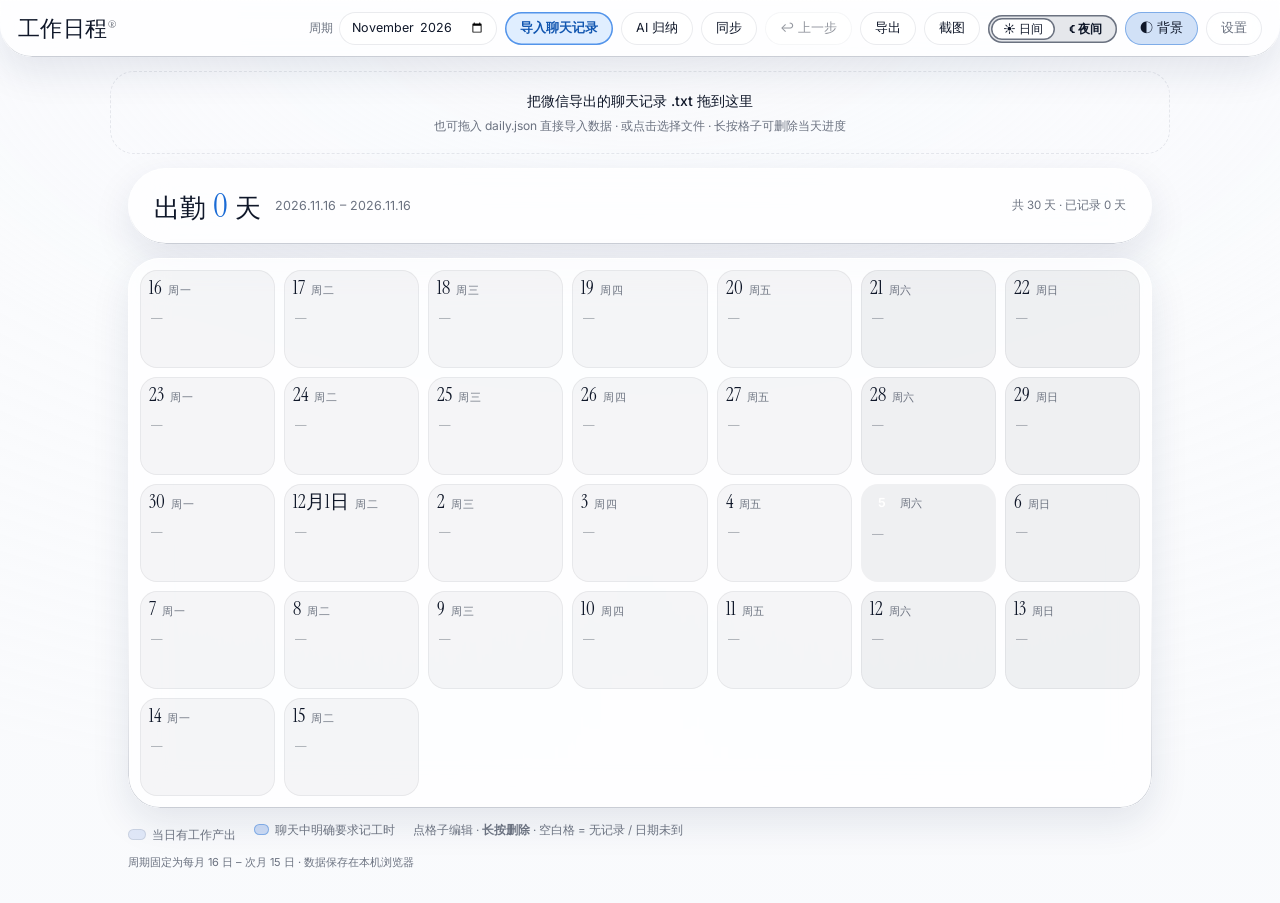
<file: index.html>
<!DOCTYPE html>
<html lang="zh-CN" data-theme="light">
<head>
<meta charset="utf-8">
<meta name="viewport" content="width=device-width,initial-scale=1,viewport-fit=cover">
<meta name="apple-mobile-web-app-capable" content="yes">
<meta name="apple-mobile-web-app-title" content="工作日历">
<meta name="theme-color" content="#f7f9fc">
<link rel="manifest" href="manifest.webmanifest">
<link rel="icon" href="icon.svg">
<link rel="preconnect" href="https://fonts.googleapis.com">
<link rel="preconnect" href="https://fonts.gstatic.com" crossorigin>
<title>工作日程日历</title>
<link rel="stylesheet" href="style.css?v=15">
</head>
<body>

<video id="bgvideo" autoplay loop muted playsinline preload="auto"
  poster="data:image/svg+xml,%3Csvg xmlns='http://www.w3.org/2000/svg'/%3E">
  <source src="https://d8j0ntlcm91z4.cloudfront.net/user_38xzZboKViGWJOttwIXH07lWA1P/hf_20260314_131748_f2ca2a28-fed7-44c8-b9a9-bd9acdd5ec31.mp4" type="video/mp4">
</video>
<div id="veil"></div>

<header class="topbar liquid-glass">
  <div class="brand">工作日程<sup>®</sup></div>
  <div class="tools">
    <label class="fld">周期
      <input type="month" id="monthPick">
    </label>
    <button id="btnDrop" class="btn primary">导入聊天记录</button>
    <button id="btnAI" class="btn">AI 归纳</button>
    <button id="btnSync" class="btn">同步</button>
    <button id="btnUndo" class="btn" title="退回上一步（Ctrl/⌘ + Z）">↩ 上一步</button>
    <button id="btnExport" class="btn">导出</button>
    <button id="btnShot" class="btn" title="把日历导出成图片">截图</button>
    <div class="seg" id="themeSeg" title="日间 / 夜间">
      <button class="segbtn" data-theme="light">☀ 日间</button>
      <button class="segbtn" data-theme="dark">☾ 夜间</button>
    </div>
    <button id="btnVideo" class="btn" title="动态背景开关">◐ 背景</button>
    <button id="btnSettings" class="btn ghost">设置</button>
  </div>
</header>

<div class="dropzone" id="dropzone">
  <strong>把微信导出的聊天记录 .txt 拖到这里</strong>
  <span>也可拖入 daily.json 直接导入数据 · 或点击选择文件 · 长按格子可删除当天进度</span>
  <input type="file" id="fileInput" accept=".txt,.json,text/plain,application/json" hidden>
</div>

<main class="wrap">
  <div class="statbar liquid-glass animate-fade-rise">
    <span class="big">出勤 <em id="statWork">0</em> 天</span>
    <span class="rng" id="statRange"></span>
    <span class="sub" id="statSub"></span>
  </div>

  <div id="grid" class="grid liquid-glass animate-fade-rise-delay"></div>

  <div class="legend animate-fade-rise-delay-2">
    <span><i class="chip ev"></i>当日有工作产出</span>
    <span><i class="chip star"></i>聊天中明确要求记工时</span>
    <span>点格子编辑 · <b>长按删除</b> · 空白格 = 无记录 / 日期未到</span>
  </div>
  <div class="foot">
    <span>周期固定为每月 16 日 – 次月 15 日 · 数据保存在本机浏览器</span>
    <span id="syncState"></span>
  </div>
</main>

<!-- 编辑单日 -->
<div class="modal" id="editor">
  <div class="sheet liquid-glass">
    <h3 id="edTitle">编辑</h3>
    <label class="row"><span>当日事项（≤20 字）</span>
      <input type="text" id="edText" maxlength="40" placeholder="做了什么，不写人名"></label>
    <label class="row inline"><input type="checkbox" id="edWork"> 记工时</label>
    <label class="row"><span>备注</span>
      <input type="text" id="edNote" placeholder="如：晚 7–10 点值守"></label>
    <div class="rawbox" id="edRaw"></div>
    <div class="acts split">
      <button class="btn danger" id="edDel">删除这天</button>
      <span>
        <button class="btn ghost" id="edCancel">取消</button>
        <button class="btn primary" id="edSave">保存</button>
      </span>
    </div>
  </div>
</div>

<!-- 长按删除确认 -->
<div class="modal" id="delcfm">
  <div class="sheet liquid-glass">
    <div class="dtitle" id="dcTitle">删除这天？</div>
    <div class="dbody">这一天的进度会从日历里移除
      <span class="dval" id="dcVal"></span>
    </div>
    <div class="acts">
      <button class="btn pop" id="dcNo">取消</button>
      <button class="btn pop" id="dcYes">删除</button>
    </div>
  </div>
</div>

<!-- 解析预览 -->
<div class="modal" id="preview">
  <div class="sheet wide liquid-glass">
    <h3>聊天记录解析结果</h3>
    <p class="hint" id="pvMeta"></p>
    <div class="pvlist" id="pvList"></div>
    <div class="acts">
      <button class="btn ghost" id="pvCancel">取消</button>
      <button class="btn" id="pvGuess">用规则粗填</button>
      <button class="btn primary" id="pvApply">填入日历</button>
    </div>
  </div>
</div>

<!-- 设置 -->
<div class="modal" id="settings">
  <div class="sheet liquid-glass">
    <h3>设置</h3>
    <label class="row"><span>我的昵称（用于识别"我做了什么"，留空自动判断）</span>
      <input type="text" id="setMe" placeholder="如：纸盒"></label>
    <hr>
    <label class="row"><span>AI 接口地址（OpenAI 兼容）</span>
      <input type="text" id="setApi" placeholder="https://api.deepseek.com/v1/chat/completions"></label>
    <label class="row"><span>模型</span>
      <input type="text" id="setModel" placeholder="deepseek-chat"></label>
    <label class="row"><span>API Key（只存在本机）</span>
      <input type="password" id="setKey" placeholder="sk-..."></label>
    <hr>
    <label class="row"><span>同步地址（daily.json 的 raw 链接）</span>
      <input type="text" id="setSync" placeholder="https://raw.githubusercontent.com/.../data/daily.json"></label>
    <p class="tip">默认已指向 GitHub raw。WorkBuddy 更新并 push 后，点顶栏「同步」即可拉到最新；
      网页这边的改动请用「导出」拿到 daily.json，交回 WorkBuddy push。</p>
    <div class="acts">
      <button class="btn ghost" id="setClear">清空本周期</button>
      <button class="btn primary" id="setSave">保存</button>
    </div>
  </div>
</div>

<div class="toast liquid-glass" id="toast"></div>

<script src="app.js?v=15"></script>
</body>
</html>
</file>
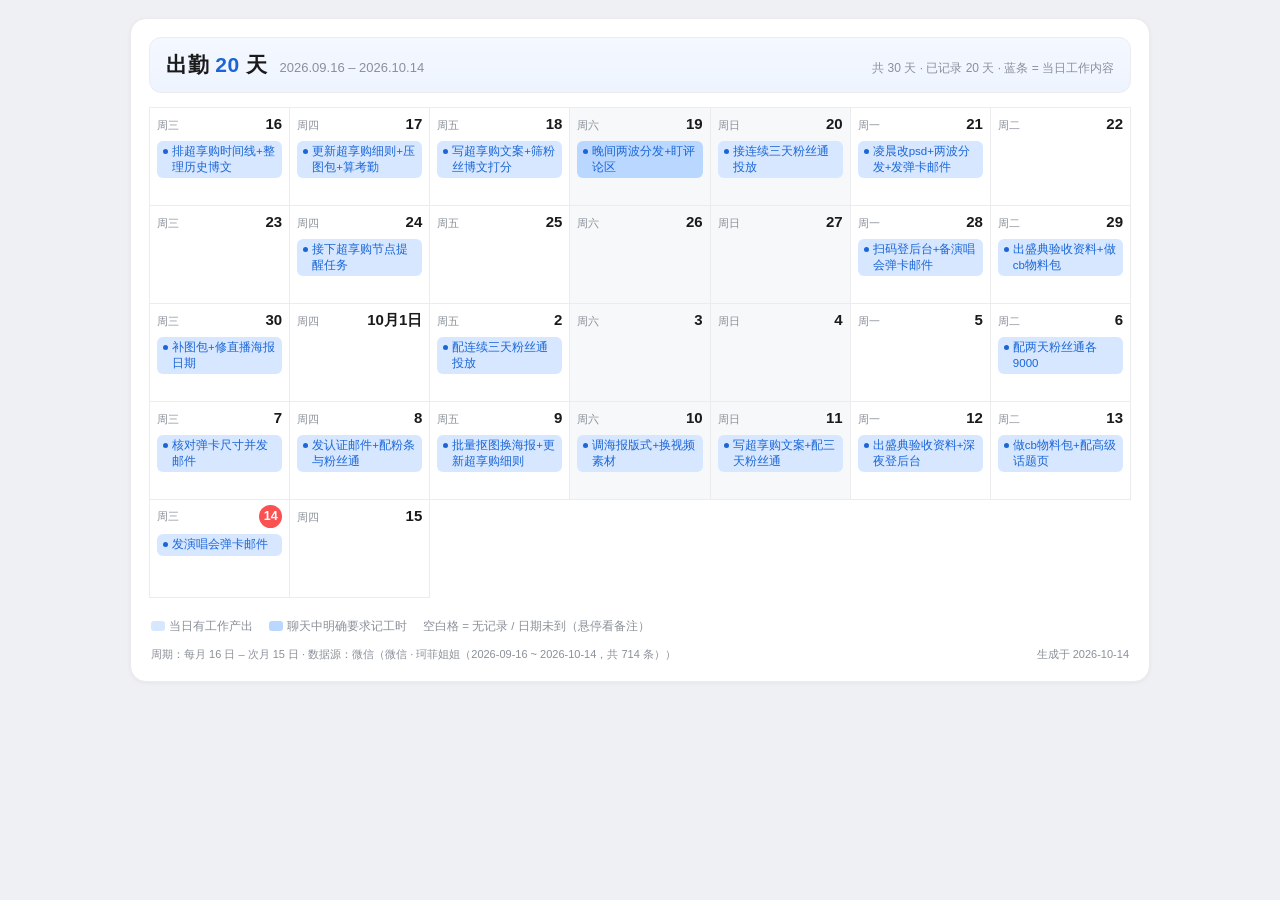
<file: output/index.html>
<!DOCTYPE html>
<html lang="zh-CN"><head><meta charset="utf-8">
<meta name="viewport" content="width=device-width,initial-scale=1">
<meta name="apple-mobile-web-app-capable" content="yes">
<meta name="apple-mobile-web-app-status-bar-style" content="default">
<meta name="theme-color" content="#ffffff">
<link rel="manifest" href="manifest.webmanifest">
<title>2026.09.16 – 2026.10.15 工作日历</title>
<style>
  :root{
    --bg:#eef0f3; --card:#ffffff; --line:#ececef; --ink:#1a1a1a;
    --muted:#8a9099;
    --ev-bg:#d6e7ff; --ev-ink:#1b66d6; --star-bg:#b9d7ff;
    --red:#fa5151;
  }
  *{box-sizing:border-box}
  html,body{margin:0;padding:0}
  body{padding:18px 12px;background:var(--bg);color:var(--ink);
    font:14px/1.45 -apple-system,"PingFang SC","Microsoft YaHei","Segoe UI",sans-serif;}
  .wrap{max-width:1020px;margin:0 auto;background:var(--card);border:1px solid var(--line);
    border-radius:16px;padding:18px 18px 12px;box-shadow:0 1px 4px rgba(16,22,26,.05);}

  /* 第一行：出勤天数 */
  .statbar{display:flex;align-items:baseline;gap:12px;flex-wrap:wrap;
    border:1px solid var(--line);border-radius:12px;padding:12px 16px;margin-bottom:14px;
    background:linear-gradient(180deg,#f4f8ff,#eef4ff);}
  .statbar .big{font-size:21px;font-weight:700;letter-spacing:.5px}
  .statbar .big em{font-style:normal;color:var(--ev-ink)}
  .statbar .rng{color:var(--muted);font-size:13px}
  .statbar .sub{margin-left:auto;color:var(--muted);font-size:12px}

  table{width:100%;border-collapse:collapse;table-layout:fixed}
  td.cell{border:1px solid var(--line);vertical-align:top;height:98px;
    padding:5px 7px;background:#fff;overflow:hidden}
  td.cell.we{background:#f7f8fa}
  td.void{border:none;background:transparent}
  .dhead{display:flex;justify-content:space-between;align-items:baseline;gap:4px}
  .wd{font-size:10.5px;color:var(--muted);font-weight:500}
  .dnum{font-size:15px;font-weight:600;color:var(--ink)}
  .dnum.today-num{display:inline-block;width:23px;height:23px;line-height:23px;
    text-align:center;border-radius:50%;background:var(--red);color:#fff;font-size:12.5px}
  .ev{position:relative;margin-top:6px;background:var(--ev-bg);color:var(--ev-ink);
    border-radius:6px;padding:3px 6px 3px 15px;font-size:11.5px;line-height:1.35;word-break:break-word}
  .ev::before{content:'';position:absolute;left:6px;top:8px;width:5px;height:5px;
    border-radius:50%;background:var(--ev-ink)}
  .ev.star{background:var(--star-bg)}

  .legend{margin-top:12px;padding:8px 2px 2px;color:var(--muted);font-size:11.5px;
    display:flex;gap:16px;flex-wrap:wrap;align-items:center}
  .chip{display:inline-block;width:14px;height:10px;border-radius:3px;vertical-align:-1px;margin-right:4px}
  .foot{margin-top:6px;padding:4px 2px 6px;color:var(--muted);font-size:11px;
    display:flex;justify-content:space-between;flex-wrap:wrap;gap:6px}

  @media (max-width:640px){
    body{padding:10px 6px}
    .wrap{padding:12px 10px 8px;border-radius:12px}
    .statbar{padding:10px 12px}
    .statbar .big{font-size:19px}
    td.cell{height:84px;padding:4px 4px}
    .dnum{font-size:13px}
    .wd{font-size:9px}
    .ev{font-size:9.5px;padding:2px 3px 2px 11px;line-height:1.3}
    .ev::before{left:4px;top:7px;width:4px;height:4px}
    .legend{font-size:10.5px;gap:10px}
  }
  @media print{ body{background:#fff;padding:0} .wrap{border:none;box-shadow:none} }
</style></head>
<body><div class="wrap">

  <div class="statbar">
    <span class="big">出勤 <em>20</em> 天</span>
    <span class="rng">2026.09.16 – 2026.10.14</span>
    <span class="sub">共 30 天 · 已记录 20 天 · 蓝条 = 当日工作内容</span>
  </div>

  <table><tbody><tr><td class="cell" title="传音频到网盘、改psd内文字"><div class="dhead"><span class="wd">周三</span><span class="dnum">16</span></div><div class="ev">排超享购时间线+整理历史博文</div></td><td class="cell" title="核算考勤总天数22天"><div class="dhead"><span class="wd">周四</span><span class="dnum">17</span></div><div class="ev">更新超享购细则+压图包+算考勤</div></td><td class="cell" title="核对长图信息并提供邮箱账号"><div class="dhead"><span class="wd">周五</span><span class="dnum">18</span></div><div class="ev">写超享购文案+筛粉丝博文打分</div></td><td class="cell we" title="★记工时：「今天记得记考勤天数」"><div class="dhead"><span class="wd">周六</span><span class="dnum">19</span></div><div class="ev star">晚间两波分发+盯评论区</div></td><td class="cell we" title="晚间接单，次日开始执行"><div class="dhead"><span class="wd">周日</span><span class="dnum">20</span></div><div class="ev">接连续三天粉丝通投放</div></td><td class="cell" title="改大尺寸psd、核对弹卡尺寸并打包zip"><div class="dhead"><span class="wd">周一</span><span class="dnum">21</span></div><div class="ev">凌晨改psd+两波分发+发弹卡邮件</div></td><td class="cell"><div class="dhead"><span class="wd">周二</span><span class="dnum">22</span></div></td></tr><tr><td class="cell"><div class="dhead"><span class="wd">周三</span><span class="dnum">23</span></div></td><td class="cell" title="后续截止与名单反馈需提前提醒"><div class="dhead"><span class="wd">周四</span><span class="dnum">24</span></div><div class="ev">接下超享购节点提醒任务</div></td><td class="cell"><div class="dhead"><span class="wd">周五</span><span class="dnum">25</span></div></td><td class="cell we"><div class="dhead"><span class="wd">周六</span><span class="dnum">26</span></div></td><td class="cell we"><div class="dhead"><span class="wd">周日</span><span class="dnum">27</span></div></td><td class="cell" title="查询手机号可绑定微博数量"><div class="dhead"><span class="wd">周一</span><span class="dnum">28</span></div><div class="ev">扫码登后台+备演唱会弹卡邮件</div></td><td class="cell" title="另改直播视窗尺寸psd至凌晨"><div class="dhead"><span class="wd">周二</span><span class="dnum">29</span></div><div class="ev">出盛典验收资料+做cb物料包</div></td></tr><tr><td class="cell" title="海报数字被转形状，手动拼接修改"><div class="dhead"><span class="wd">周三</span><span class="dnum">30</span></div><div class="ev">补图包+修直播海报日期</div></td><td class="cell"><div class="dhead"><span class="wd">周四</span><span class="dnum">10月1日</span></div></td><td class="cell"><div class="dhead"><span class="wd">周五</span><span class="dnum">2</span></div><div class="ev">配连续三天粉丝通投放</div></td><td class="cell we"><div class="dhead"><span class="wd">周六</span><span class="dnum">3</span></div></td><td class="cell we"><div class="dhead"><span class="wd">周日</span><span class="dnum">4</span></div></td><td class="cell"><div class="dhead"><span class="wd">周一</span><span class="dnum">5</span></div></td><td class="cell"><div class="dhead"><span class="wd">周二</span><span class="dnum">6</span></div><div class="ev">配两天粉丝通各9000</div></td></tr><tr><td class="cell" title="10月11日上线"><div class="dhead"><span class="wd">周三</span><span class="dnum">7</span></div><div class="ev">核对弹卡尺寸并发邮件</div></td><td class="cell" title="认证邮件已发送并跟踪回复"><div class="dhead"><span class="wd">周四</span><span class="dnum">8</span></div><div class="ev">发认证邮件+配粉条与粉丝通</div></td><td class="cell" title="剧综+OST两类共十余张"><div class="dhead"><span class="wd">周五</span><span class="dnum">9</span></div><div class="ev">批量抠图换海报+更新超享购细则</div></td><td class="cell we" title="同步10月仅周二可线下"><div class="dhead"><span class="wd">周六</span><span class="dnum">10</span></div><div class="ev">调海报版式+换视频素材</div></td><td class="cell we" title="文案待次日工作室发出"><div class="dhead"><span class="wd">周日</span><span class="dnum">11</span></div><div class="ev">写超享购文案+配三天粉丝通</div></td><td class="cell" title="扫码登录反复失败，次日继续"><div class="dhead"><span class="wd">周一</span><span class="dnum">12</span></div><div class="ev">出盛典验收资料+深夜登后台</div></td><td class="cell" title="补视频短链与动图，置顶微博"><div class="dhead"><span class="wd">周二</span><span class="dnum">13</span></div><div class="ev">做cb物料包+配高级话题页</div></td></tr><tr><td class="cell today" title="深圳站弹卡10月16日17:00上线"><div class="dhead"><span class="wd">周三</span><span class="dnum today-num">14</span></div><div class="ev">发演唱会弹卡邮件</div></td><td class="cell" title="日期未到"><div class="dhead"><span class="wd">周四</span><span class="dnum">15</span></div></td><td class="void"></td><td class="void"></td><td class="void"></td><td class="void"></td><td class="void"></td></tr></tbody></table>

  <div class="legend">
    <span><span class="chip" style="background:var(--ev-bg)"></span>当日有工作产出</span>
    <span><span class="chip" style="background:var(--star-bg)"></span>聊天中明确要求记工时</span>
    <span>空白格 = 无记录 / 日期未到（悬停看备注）</span>
  </div>
  <div class="foot"><span>周期：每月 16 日 – 次月 15 日 · 数据源：微信（微信 · 珂菲姐姐（2026-09-16 ~ 2026-10-14，共 714 条））</span><span>生成于 2026-10-14</span></div>
</div>
<script>
if ('serviceWorker' in navigator) {
  navigator.serviceWorker.register('sw.js').catch(function(){});
}
</script>
</body></html>
</file>
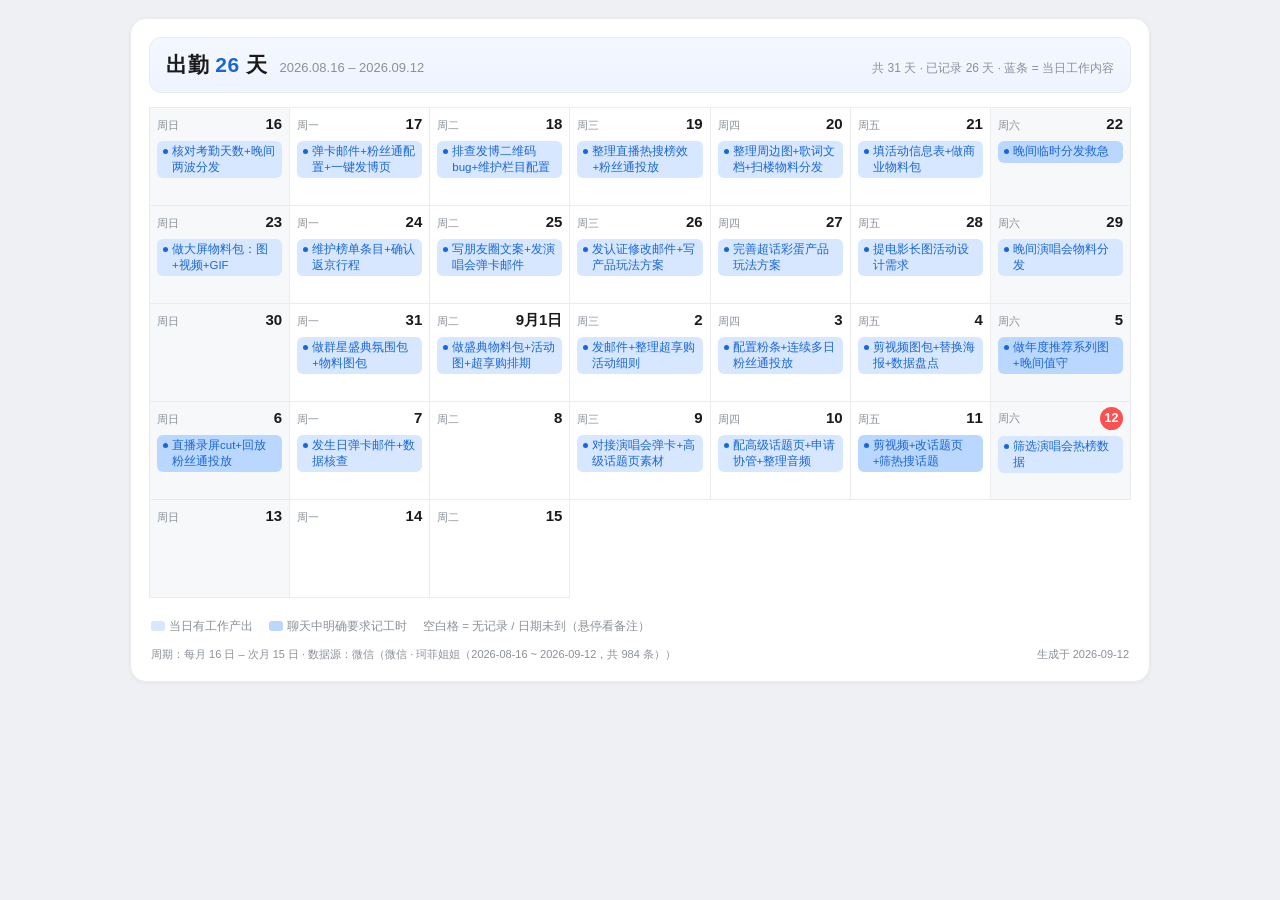
<file: output/calendar_2026-08-16_2026-09-15.html>
<!DOCTYPE html>
<html lang="zh-CN"><head><meta charset="utf-8">
<meta name="viewport" content="width=device-width,initial-scale=1">
<meta name="apple-mobile-web-app-capable" content="yes">
<meta name="apple-mobile-web-app-status-bar-style" content="default">
<meta name="theme-color" content="#ffffff">
<link rel="manifest" href="manifest.webmanifest">
<title>2026.08.16 – 2026.09.15 工作日历</title>
<style>
  :root{
    --bg:#eef0f3; --card:#ffffff; --line:#ececef; --ink:#1a1a1a;
    --muted:#8a9099;
    --ev-bg:#d6e7ff; --ev-ink:#1b66d6; --star-bg:#b9d7ff;
    --red:#fa5151;
  }
  *{box-sizing:border-box}
  html,body{margin:0;padding:0}
  body{padding:18px 12px;background:var(--bg);color:var(--ink);
    font:14px/1.45 -apple-system,"PingFang SC","Microsoft YaHei","Segoe UI",sans-serif;}
  .wrap{max-width:1020px;margin:0 auto;background:var(--card);border:1px solid var(--line);
    border-radius:16px;padding:18px 18px 12px;box-shadow:0 1px 4px rgba(16,22,26,.05);}

  /* 第一行：出勤天数 */
  .statbar{display:flex;align-items:baseline;gap:12px;flex-wrap:wrap;
    border:1px solid var(--line);border-radius:12px;padding:12px 16px;margin-bottom:14px;
    background:linear-gradient(180deg,#f4f8ff,#eef4ff);}
  .statbar .big{font-size:21px;font-weight:700;letter-spacing:.5px}
  .statbar .big em{font-style:normal;color:var(--ev-ink)}
  .statbar .rng{color:var(--muted);font-size:13px}
  .statbar .sub{margin-left:auto;color:var(--muted);font-size:12px}

  table{width:100%;border-collapse:collapse;table-layout:fixed}
  td.cell{border:1px solid var(--line);vertical-align:top;height:98px;
    padding:5px 7px;background:#fff;overflow:hidden}
  td.cell.we{background:#f7f8fa}
  td.void{border:none;background:transparent}
  .dhead{display:flex;justify-content:space-between;align-items:baseline;gap:4px}
  .wd{font-size:10.5px;color:var(--muted);font-weight:500}
  .dnum{font-size:15px;font-weight:600;color:var(--ink)}
  .dnum.today-num{display:inline-block;width:23px;height:23px;line-height:23px;
    text-align:center;border-radius:50%;background:var(--red);color:#fff;font-size:12.5px}
  .ev{position:relative;margin-top:6px;background:var(--ev-bg);color:var(--ev-ink);
    border-radius:6px;padding:3px 6px 3px 15px;font-size:11.5px;line-height:1.35;word-break:break-word}
  .ev::before{content:'';position:absolute;left:6px;top:8px;width:5px;height:5px;
    border-radius:50%;background:var(--ev-ink)}
  .ev.star{background:var(--star-bg)}

  .legend{margin-top:12px;padding:8px 2px 2px;color:var(--muted);font-size:11.5px;
    display:flex;gap:16px;flex-wrap:wrap;align-items:center}
  .chip{display:inline-block;width:14px;height:10px;border-radius:3px;vertical-align:-1px;margin-right:4px}
  .foot{margin-top:6px;padding:4px 2px 6px;color:var(--muted);font-size:11px;
    display:flex;justify-content:space-between;flex-wrap:wrap;gap:6px}

  @media (max-width:640px){
    body{padding:10px 6px}
    .wrap{padding:12px 10px 8px;border-radius:12px}
    .statbar{padding:10px 12px}
    .statbar .big{font-size:19px}
    td.cell{height:84px;padding:4px 4px}
    .dnum{font-size:13px}
    .wd{font-size:9px}
    .ev{font-size:9.5px;padding:2px 3px 2px 11px;line-height:1.3}
    .ev::before{left:4px;top:7px;width:4px;height:4px}
    .legend{font-size:10.5px;gap:10px}
  }
  @media print{ body{background:#fff;padding:0} .wrap{border:none;box-shadow:none} }
</style></head>
<body><div class="wrap">

  <div class="statbar">
    <span class="big">出勤 <em>26</em> 天</span>
    <span class="rng">2026.08.16 – 2026.09.12</span>
    <span class="sub">共 31 天 · 已记录 26 天 · 蓝条 = 当日工作内容</span>
  </div>

  <table><tbody><tr><td class="cell we" title="核算上月至本月考勤共10天"><div class="dhead"><span class="wd">周日</span><span class="dnum">16</span></div><div class="ev">核对考勤天数+晚间两波分发</div></td><td class="cell"><div class="dhead"><span class="wd">周一</span><span class="dnum">17</span></div><div class="ev">弹卡邮件+粉丝通配置+一键发博页</div></td><td class="cell"><div class="dhead"><span class="wd">周二</span><span class="dnum">18</span></div><div class="ev">排查发博二维码bug+维护栏目配置</div></td><td class="cell" title="科目三通过"><div class="dhead"><span class="wd">周三</span><span class="dnum">19</span></div><div class="ev">整理直播热搜榜效+粉丝通投放</div></td><td class="cell"><div class="dhead"><span class="wd">周四</span><span class="dnum">20</span></div><div class="ev">整理周边图+歌词文档+扫楼物料分发</div></td><td class="cell" title="物料未官宣，保密"><div class="dhead"><span class="wd">周五</span><span class="dnum">21</span></div><div class="ev">填活动信息表+做商业物料包</div></td><td class="cell we" title="★记工时：晚8点后随时待命，明确要求记录工作时长"><div class="dhead"><span class="wd">周六</span><span class="dnum">22</span></div><div class="ev star">晚间临时分发救急</div></td></tr><tr><td class="cell we"><div class="dhead"><span class="wd">周日</span><span class="dnum">23</span></div><div class="ev">做大屏物料包：图+视频+GIF</div></td><td class="cell" title="告知周四回京周五上班"><div class="dhead"><span class="wd">周一</span><span class="dnum">24</span></div><div class="ev">维护榜单条目+确认返京行程</div></td><td class="cell"><div class="dhead"><span class="wd">周二</span><span class="dnum">25</span></div><div class="ev">写朋友圈文案+发演唱会弹卡邮件</div></td><td class="cell"><div class="dhead"><span class="wd">周三</span><span class="dnum">26</span></div><div class="ev">发认证修改邮件+写产品玩法方案</div></td><td class="cell"><div class="dhead"><span class="wd">周四</span><span class="dnum">27</span></div><div class="ev">完善超话彩蛋产品玩法方案</div></td><td class="cell"><div class="dhead"><span class="wd">周五</span><span class="dnum">28</span></div><div class="ev">提电影长图活动设计需求</div></td><td class="cell we" title="周末加班"><div class="dhead"><span class="wd">周六</span><span class="dnum">29</span></div><div class="ev">晚间演唱会物料分发</div></td></tr><tr><td class="cell we"><div class="dhead"><span class="wd">周日</span><span class="dnum">30</span></div></td><td class="cell" title="凌晨0:24起连轴分发，做三组图包"><div class="dhead"><span class="wd">周一</span><span class="dnum">31</span></div><div class="ev">做群星盛典氛围包+物料图包</div></td><td class="cell" title="发烧仍在线工作"><div class="dhead"><span class="wd">周二</span><span class="dnum">9月1日</span></div><div class="ev">做盛典物料包+活动图+超享购排期</div></td><td class="cell"><div class="dhead"><span class="wd">周三</span><span class="dnum">2</span></div><div class="ev">发邮件+整理超享购活动细则</div></td><td class="cell"><div class="dhead"><span class="wd">周四</span><span class="dnum">3</span></div><div class="ev">配置粉条+连续多日粉丝通投放</div></td><td class="cell" title="发烧居家办公，回公司取电脑"><div class="dhead"><span class="wd">周五</span><span class="dnum">4</span></div><div class="ev">剪视频图包+替换海报+数据盘点</div></td><td class="cell we" title="★记工时：明确晚7点—10点值守分发"><div class="dhead"><span class="wd">周六</span><span class="dnum">5</span></div><div class="ev star">做年度推荐系列图+晚间值守</div></td></tr><tr><td class="cell we" title="★记工时：明确「周末记得算上工作日」"><div class="dhead"><span class="wd">周日</span><span class="dnum">6</span></div><div class="ev star">直播录屏cut+回放粉丝通投放</div></td><td class="cell"><div class="dhead"><span class="wd">周一</span><span class="dnum">7</span></div><div class="ev">发生日弹卡邮件+数据核查</div></td><td class="cell"><div class="dhead"><span class="wd">周二</span><span class="dnum">8</span></div></td><td class="cell"><div class="dhead"><span class="wd">周三</span><span class="dnum">9</span></div><div class="ev">对接演唱会弹卡+高级话题页素材</div></td><td class="cell" title="提交下周在岗时间表"><div class="dhead"><span class="wd">周四</span><span class="dnum">10</span></div><div class="ev">配高级话题页+申请协管+整理音频</div></td><td class="cell" title="★记工时：「记得工作天数」"><div class="dhead"><span class="wd">周五</span><span class="dnum">11</span></div><div class="ev star">剪视频+改话题页+筛热搜话题</div></td><td class="cell we today" title="凌晨仍在处理数据"><div class="dhead"><span class="wd">周六</span><span class="dnum today-num">12</span></div><div class="ev">筛选演唱会热榜数据</div></td></tr><tr><td class="cell we" title="日期未到"><div class="dhead"><span class="wd">周日</span><span class="dnum">13</span></div></td><td class="cell" title="日期未到"><div class="dhead"><span class="wd">周一</span><span class="dnum">14</span></div></td><td class="cell" title="日期未到"><div class="dhead"><span class="wd">周二</span><span class="dnum">15</span></div></td><td class="void"></td><td class="void"></td><td class="void"></td><td class="void"></td></tr></tbody></table>

  <div class="legend">
    <span><span class="chip" style="background:var(--ev-bg)"></span>当日有工作产出</span>
    <span><span class="chip" style="background:var(--star-bg)"></span>聊天中明确要求记工时</span>
    <span>空白格 = 无记录 / 日期未到（悬停看备注）</span>
  </div>
  <div class="foot"><span>周期：每月 16 日 – 次月 15 日 · 数据源：微信（微信 · 珂菲姐姐（2026-08-16 ~ 2026-09-12，共 984 条））</span><span>生成于 2026-09-12</span></div>
</div>
<script>
if ('serviceWorker' in navigator) {
  navigator.serviceWorker.register('sw.js').catch(function(){});
}
</script>
</body></html>
</file>
<file: style.css>
@import url('https://fonts.googleapis.com/css2?family=Instrument+Serif:ital@0;1&family=Inter:wght@400;500;600&display=swap');

/* ============ 主题变量（深色为默认） ============ */
:root{
  --bg:201 100% 13%;
  --fg:0 0% 100%;
  --muted:240 4% 66%;
  --line:0 0% 18%;

  --glass:rgba(255,255,255,.055);
  --glass-hi:rgba(255,255,255,.10);
  --stroke:rgba(255,255,255,.14);
  --shadow:0 18px 50px rgba(0,0,0,.45);

  --ev-bg:rgba(120,175,255,.20);
  --ev-ink:#cfe2ff;
  --star-bg:rgba(120,175,255,.36);
  --red:#ff6b6b;
  --pri:214 100% 75%;

  --r-xl:32px; --r-lg:24px; --r-md:17px; --r-sm:11px;
  --font-display:'Instrument Serif','Times New Roman',serif;
  --font-body:'Inter',-apple-system,BlinkMacSystemFont,'PingFang SC','Microsoft YaHei','Segoe UI',sans-serif;
  --video-op:.30;
}
[data-theme="light"]{
  --bg:220 40% 98.4%;
  --fg:222 47% 11%;
  --muted:220 9% 46%;
  --line:220 13% 88%;

  --glass:rgba(255,255,255,.72);
  --glass-hi:rgba(255,255,255,.95);
  --stroke:rgba(16,32,64,.085);
  --shadow:0 14px 38px rgba(24,44,80,.10);

  --ev-bg:rgba(46,110,220,.12);
  --ev-ink:#14509f;
  --star-bg:rgba(46,110,220,.22);
  --red:#e0413f;
  --pri:214 78% 47%;
  --video-op:.08;
}
/* 浅色主题下视频只留一点点水汽，保证整页干净 */
[data-theme="light"] #veil{
  background:radial-gradient(120% 90% at 50% 0%,hsl(var(--bg) / .55) 0%,hsl(var(--bg) / .90) 55%,hsl(var(--bg)) 100%);
}

*{box-sizing:border-box}
html,body{margin:0;padding:0}
body{
  background:hsl(var(--bg));
  color:hsl(var(--fg));
  font:14px/1.5 var(--font-body);
  -webkit-font-smoothing:antialiased;
  padding-bottom:32px;
  min-height:100vh;
}
::selection{background:hsl(var(--pri) / .35)}

/* ============ 视频背景 ============ */
#bgvideo{position:fixed;inset:0;width:100%;height:100%;object-fit:cover;z-index:0;
  opacity:var(--video-op);pointer-events:none;
  filter:saturate(120%) contrast(105%)}
body.novideo #bgvideo{display:none}
#veil{position:fixed;inset:0;z-index:0;pointer-events:none;
  background:radial-gradient(120% 90% at 50% 0%,hsl(var(--bg) / .18) 0%,hsl(var(--bg) / .82) 62%,hsl(var(--bg)) 100%)}
body.novideo #veil{background:none}

.wrap, .topbar, .dropzone, .modal, .toast{position:relative;z-index:2}

/* ============ 水滴毛玻璃 ============ */
.liquid-glass{
  background:var(--glass);
  backdrop-filter:blur(18px) saturate(150%);
  -webkit-backdrop-filter:blur(18px) saturate(150%);
  border:none;
  box-shadow:inset 0 1px 1px rgba(255,255,255,.12), var(--shadow);
  position:relative;
  overflow:hidden;
}
.liquid-glass::before{
  content:'';position:absolute;inset:0;border-radius:inherit;padding:1.4px;
  background:linear-gradient(180deg,
    rgba(255,255,255,.45) 0%, rgba(255,255,255,.15) 20%,
    rgba(255,255,255,0) 40%, rgba(255,255,255,0) 60%,
    rgba(255,255,255,.15) 80%, rgba(255,255,255,.45) 100%);
  -webkit-mask:linear-gradient(#fff 0 0) content-box, linear-gradient(#fff 0 0);
  -webkit-mask-composite:xor; mask-composite:exclude;
  pointer-events:none;
}
[data-theme="light"] .liquid-glass::before{
  background:linear-gradient(180deg,
    rgba(255,255,255,.95) 0%, rgba(255,255,255,.55) 22%,
    rgba(255,255,255,0) 45%, rgba(255,255,255,0) 60%,
    rgba(16,32,64,.10) 82%, rgba(16,32,64,.22) 100%);
}

/* ============ 顶栏 ============ */
.topbar{position:sticky;top:0;z-index:20;display:flex;align-items:center;gap:12px;
  flex-wrap:wrap;padding:12px 18px;margin:0 0 14px;
  border-radius:0 0 var(--r-xl) var(--r-xl)}
.brand{font-family:var(--font-display);font-size:22px;letter-spacing:.4px;font-weight:400}
.brand sup{font-size:10px;vertical-align:super;opacity:.7}
.tools{margin-left:auto;display:flex;align-items:center;gap:8px;flex-wrap:wrap}
.fld{font-size:11.5px;color:hsl(var(--muted));display:flex;align-items:center;gap:6px}
.fld input{border:none;background:var(--glass-hi);color:hsl(var(--fg));
  border-radius:999px;padding:6px 12px;font:inherit;font-size:12.5px;
  box-shadow:inset 0 0 0 1px var(--stroke)}
.fld input:focus{outline:none;box-shadow:inset 0 0 0 1px hsl(var(--pri))}
input[type=month]::-webkit-calendar-picker-indicator{filter:invert(1) opacity(.6)}
[data-theme="light"] input[type=month]::-webkit-calendar-picker-indicator{filter:none}

.btn{border:none;background:var(--glass-hi);color:hsl(var(--fg));
  box-shadow:inset 0 0 0 1px var(--stroke);
  border-radius:999px;padding:7px 15px;font:inherit;font-size:12.5px;
  cursor:pointer;transition:transform .18s ease,background .18s ease,box-shadow .18s ease;
  backdrop-filter:blur(10px);-webkit-backdrop-filter:blur(10px)}
.btn:hover{background:hsl(var(--pri) / .22);transform:scale(1.03)}
.btn:active{transform:scale(.98)}
.btn.primary{background:hsl(214 100% 94%);color:hsl(214 82% 38%);font-weight:600;
  box-shadow:inset 0 0 0 1.5px hsl(214 78% 62%)}
.btn.primary:hover{background:hsl(214 100% 88%)}
[data-theme="dark"] .btn.primary{background:hsl(var(--pri) / .22);color:hsl(var(--pri));
  box-shadow:inset 0 0 0 1.5px hsl(var(--pri) / .50)}
[data-theme="dark"] .btn.primary:hover{background:hsl(var(--pri) / .32)}
.btn.ghost{background:transparent;color:hsl(var(--muted))}
.btn.icon{padding:7px 11px;font-size:14px;line-height:1}
/* 分段控件：日间 / 夜间 二选一（浅色主题下也要黑字+灰框，清晰可见） */
.seg{display:inline-flex;gap:2px;padding:3px;border-radius:999px;
  background:hsl(220 14% 91%);
  box-shadow:inset 0 0 0 1.5px hsl(var(--muted))}
.segbtn{border:none;background:transparent;color:hsl(var(--fg));
  font:inherit;font-size:12px;line-height:1;padding:5px 12px;border-radius:999px;
  cursor:pointer;transition:background .18s ease,color .18s ease;white-space:nowrap;
  font-weight:600}
.segbtn:hover{background:hsl(220 14% 84%)}
.segbtn.on{background:hsl(var(--pri));color:#fff;font-weight:500}
/* 浅色主题：选中态 = 白色胶囊 + 灰边框 + 黑字（用户指定） */
[data-theme="light"] .segbtn.on{background:hsl(0 0% 100%);color:hsl(var(--fg));
  box-shadow:inset 0 0 0 1.5px hsl(var(--muted))}
[data-theme="dark"] .seg{background:hsl(var(--fg) / .10);
  box-shadow:inset 0 0 0 1.5px hsl(var(--fg) / .30)}
[data-theme="dark"] .segbtn{color:hsl(var(--fg))}
[data-theme="dark"] .segbtn:hover{background:hsl(var(--fg) / .14)}
[data-theme="dark"] .segbtn.on{color:#08111f}
.btn.on{background:hsl(var(--pri) / .20);color:hsl(var(--fg));
  box-shadow:inset 0 0 0 1px hsl(var(--pri) / .45)}
.btn:disabled{opacity:.45;cursor:not-allowed;transform:none}

/* ============ 拖放区 ============ */
.dropzone{margin:0 auto 14px;max-width:1060px;padding:18px;border-radius:var(--r-lg);
  text-align:center;color:hsl(var(--muted));cursor:pointer;
  border:1.5px dashed var(--stroke);transition:.2s}
.dropzone:hover,.dropzone.over{border-color:hsl(var(--pri));color:hsl(var(--fg));
  background:hsl(var(--pri) / .10)}
.dropzone strong{display:block;font-size:14px;margin-bottom:3px;color:hsl(var(--fg));font-weight:500}
.dropzone span{font-size:12px}

/* ============ 主体 ============ */
.wrap{max-width:1060px;margin:0 auto;padding:0 18px}

.statbar{display:flex;align-items:center;gap:14px;flex-wrap:wrap;
  border-radius:999px;padding:14px 26px;margin-bottom:14px}
.statbar .big{font-family:var(--font-display);font-size:26px;letter-spacing:.3px}
.statbar .big em{font-style:normal;color:hsl(var(--pri));font-size:32px;padding:0 2px}
.statbar .rng{color:hsl(var(--muted));font-size:12.5px}
.statbar .sub{margin-left:auto;color:hsl(var(--muted));font-size:11.5px}

.grid{border-radius:var(--r-xl);padding:12px;display:flex;flex-direction:column;gap:9px}
.week{display:grid;grid-template-columns:repeat(7,1fr);gap:9px}
.cell{border-radius:var(--r-md);min-height:98px;padding:7px 9px;cursor:pointer;
  position:relative;transition:transform .16s ease,background .16s ease,box-shadow .16s ease;
  background:hsl(var(--fg) / .035);box-shadow:inset 0 0 0 1px hsl(var(--fg) / .06)}
.cell:hover{background:hsl(var(--fg) / .075);transform:translateY(-2px)}
.cell.we{background:hsl(var(--fg) / .06)}
.cell.void{background:transparent;box-shadow:none;cursor:default;min-height:0;padding:0}
.cell.void:hover{transform:none}
.cell.pressing{transform:scale(.93);background:hsl(var(--red) / .18)}
/* 有内容的格子：底保持素净（蓝色只留给 .ev 工作内容条，用户指定） */
.cell.filled{background:none;box-shadow:none}
.cell.todaybox{box-shadow:inset 0 0 0 1.6px hsl(var(--red) / .85)}

.dhead{display:flex;justify-content:flex-start;align-items:baseline;gap:6px;padding-right:22px}
.wd{font-size:10.5px;color:hsl(var(--muted));letter-spacing:.5px;white-space:nowrap}
.dnum{font-family:var(--font-display);font-size:19px;line-height:1.15}
.dnum.today{display:inline-block;min-width:24px;height:24px;line-height:24px;text-align:center;
  border-radius:999px;background:hsl(var(--red));color:#fff;font-family:var(--font-body);
  font-size:12.5px;font-weight:600;padding:0 5px}

.ev{margin-top:7px;background:var(--ev-bg);color:var(--ev-ink);
  border-radius:999px;padding:4px 9px;font-size:11.5px;line-height:1.4;
  word-break:break-word;box-shadow:inset 0 0 0 1px hsl(var(--fg) / .07)}
.ev.star{background:var(--star-bg);box-shadow:inset 0 0 0 1px hsl(var(--pri) / .40)}
.ev.empty{background:transparent;color:hsl(var(--muted) / .55);box-shadow:none;padding:4px 2px}

/* 删除小叉：默认就可见（触摸设备没有 hover），悬停时加亮 */
.delx{position:absolute;top:4px;right:5px;min-width:20px;height:20px;line-height:19px;
  text-align:center;border-radius:999px;font-size:14px;color:hsl(var(--muted));
  background:hsl(var(--fg) / .09);box-shadow:inset 0 0 0 1px var(--stroke);
  opacity:.55;transition:opacity .15s ease,background .15s ease,color .15s ease}
.cell:hover .delx{opacity:1}
.delx:hover{opacity:1;background:hsl(var(--red) / .90);color:#fff;box-shadow:none}
/* 无悬停能力的设备（手机 / 平板）常亮 */
@media (hover:none){ .delx{opacity:.85} }

.legend{margin-top:14px;display:flex;gap:18px;flex-wrap:wrap;color:hsl(var(--muted));font-size:11.5px}
.chip{display:inline-block;width:15px;height:11px;border-radius:999px;vertical-align:-1px;margin-right:6px}
.chip.ev{background:var(--ev-bg);box-shadow:inset 0 0 0 1px hsl(var(--fg) / .10)}
.chip.star{background:var(--star-bg);box-shadow:inset 0 0 0 1px hsl(var(--pri) / .40)}
.foot{margin-top:10px;display:flex;justify-content:space-between;flex-wrap:wrap;gap:8px;
  color:hsl(var(--muted));font-size:11px}

/* ============ 弹窗 ============ */
.modal{position:fixed;inset:0;background:hsl(var(--bg) / .55);
  backdrop-filter:blur(6px);-webkit-backdrop-filter:blur(6px);
  display:none;align-items:center;justify-content:center;z-index:60;padding:16px}
.modal.show{display:flex}
.sheet{border-radius:var(--r-xl);padding:22px 24px;width:100%;max-width:430px;
  max-height:86vh;overflow:auto}
.sheet.wide{max-width:740px}
.sheet h3{margin:0 0 14px;font-family:var(--font-display);font-size:22px;font-weight:400}
.sheet hr{border:none;border-top:1px solid var(--stroke);margin:16px 0}
.row{display:block;margin-bottom:13px;font-size:12px;color:hsl(var(--muted))}
.row.inline{display:flex;align-items:center;gap:9px;color:hsl(var(--fg));font-size:13px}
.row.inline input{width:16px;height:16px;accent-color:hsl(var(--pri))}
.row input[type=text],.row input[type=password]{display:block;width:100%;margin-top:6px;
  border:none;background:var(--glass-hi);color:hsl(var(--fg));
  box-shadow:inset 0 0 0 1px var(--stroke);
  border-radius:var(--r-sm);padding:9px 12px;font:inherit;font-size:13px}
.row input:focus{outline:none;box-shadow:inset 0 0 0 1.4px hsl(var(--pri))}
.hint{color:hsl(var(--muted));font-size:12px;margin:0 0 12px}
.tip{color:hsl(var(--muted));font-size:11px;margin:-6px 0 12px;line-height:1.6}
.rawbox{margin:10px 0;padding:10px 12px;border-radius:var(--r-sm);
  background:hsl(var(--fg) / .05);font-size:11.5px;color:hsl(var(--muted));
  max-height:150px;overflow:auto;white-space:pre-wrap}
.pvlist{max-height:52vh;overflow:auto;border-radius:var(--r-sm);
  box-shadow:inset 0 0 0 1px var(--stroke)}
.pvrow{display:grid;grid-template-columns:96px 1fr;gap:8px;padding:9px 11px;
  border-bottom:1px solid var(--stroke)}
.pvrow:last-child{border-bottom:none}
.pvrow .d{font-size:12px;color:hsl(var(--muted))}
.pvrow input{width:100%;border:none;background:var(--glass-hi);color:hsl(var(--fg));
  box-shadow:inset 0 0 0 1px var(--stroke);
  border-radius:9px;padding:6px 9px;font:inherit;font-size:12.5px}
.pvrow .cnt{font-size:11px;color:hsl(var(--muted))}
.acts{display:flex;gap:9px;justify-content:flex-end;margin-top:16px}
.acts .btn.danger{background:hsl(var(--red) / .85);color:#fff;box-shadow:none}
.acts .btn.danger:hover{background:hsl(var(--red))}
.acts.split{justify-content:space-between}
.acts.split .btn:first-child{margin-right:auto}

/* 删除确认：水滴形 */
#delcfm .sheet{max-width:340px;text-align:center;padding:26px 24px 22px}
#delcfm .dtitle{font-family:var(--font-display);font-size:20px;margin-bottom:6px}
#delcfm .dbody{color:hsl(var(--muted));font-size:12.5px;margin-bottom:18px;line-height:1.6}
#delcfm .dval{display:block;margin:10px 0 0;padding:9px 12px;border-radius:var(--r-sm);
  background:hsl(var(--fg) / .06);color:hsl(var(--fg));font-size:13px;word-break:break-word}
#delcfm .acts{justify-content:center;gap:12px}
/* 删除确认：取消 + 删除（确认）两个按钮统一为黑字灰边框，浅色弹窗上清晰可见
   （按钮在 HTML 里同用 .btn.pop，无 ghost/danger 之分，!important 兜底防优先级冲突） */
#delcfm .acts .btn.pop{
  color:hsl(var(--fg)) !important;
  background:hsl(220 14% 88%) !important;
  box-shadow:inset 0 0 0 1.5px hsl(var(--muted)) !important;
  font-weight:600;min-width:78px}
#delcfm .acts .btn.pop:hover{
  background:hsl(220 14% 82%) !important}
[data-theme="dark"] #delcfm .acts .btn.pop{
  background:hsl(var(--fg) / .12) !important;
  box-shadow:inset 0 0 0 1.5px hsl(var(--fg) / .25) !important;
  color:hsl(var(--fg)) !important}
[data-theme="dark"] #delcfm .acts .btn.pop:hover{
  background:hsl(var(--fg) / .18) !important}

/* ============ Toast（可带撤销） ============ */
.toast{position:fixed;left:50%;bottom:30px;transform:translateX(-50%) translateY(14px);
  display:flex;align-items:center;gap:14px;
  border-radius:999px;padding:10px 10px 10px 20px;font-size:13px;
  opacity:0;pointer-events:none;transition:.22s;z-index:90;white-space:nowrap}
.toast.show{opacity:1;transform:translateX(-50%) translateY(0);pointer-events:auto}
.toast .undo{border:none;background:hsl(var(--pri));color:#08111f;font:inherit;font-size:12px;
  font-weight:500;border-radius:999px;padding:6px 14px;cursor:pointer}
.toast .undo:hover{background:hsl(var(--pri) / .85)}

/* ============ 动效 ============ */
@keyframes fade-rise{from{opacity:0;transform:translateY(24px)}to{opacity:1;transform:translateY(0)}}
@keyframes pop-in{from{opacity:0;transform:scale(.94) translateY(10px)}to{opacity:1;transform:scale(1) translateY(0)}}
.animate-fade-rise{animation:fade-rise .7s cubic-bezier(.22,.8,.28,1) both}
.animate-fade-rise-delay{animation:fade-rise .7s cubic-bezier(.22,.8,.28,1) .12s both}
.animate-fade-rise-delay-2{animation:fade-rise .7s cubic-bezier(.22,.8,.28,1) .24s both}
.modal.show .sheet{animation:pop-in .28s cubic-bezier(.22,.8,.28,1) both}
@media (prefers-reduced-motion:reduce){
  *,*::before{animation-duration:.01ms !important;transition-duration:.01ms !important}
}

/* ============ 移动端 ============ */
@media (max-width:720px){
  .topbar{padding:10px 12px;gap:8px;border-radius:0 0 24px 24px}
  .brand{font-size:19px;width:100%}
  .tools{margin-left:0;width:100%;gap:7px}
  .btn{padding:6px 12px;font-size:12px}
  .dropzone{margin:0 12px 12px;padding:15px 12px;border-radius:20px}
  .wrap{padding:0 12px}
  .statbar{padding:12px 18px;border-radius:26px;gap:10px}
  .statbar .big{font-size:22px} .statbar .big em{font-size:27px}
  .grid{padding:9px;gap:7px;border-radius:24px}
  .week{gap:6px}
  .cell{min-height:80px;padding:5px 6px;border-radius:13px}
  /* 手机上删除键要够大好按 */
  .delx{opacity:.9;width:22px;height:22px;line-height:21px;font-size:15px;top:2px;right:2px;
    background:hsl(var(--fg) / .12)}
  .dnum{font-size:16px} .wd{font-size:9px}
  .ev{font-size:9.5px;padding:3px 7px;margin-top:5px}
  .delx{opacity:1;width:16px;height:16px;line-height:15px;font-size:11px;top:3px;right:3px}
  .cell{min-height:96px;padding:7px 8px;border-radius:15px}
  .pvrow{grid-template-columns:80px 1fr}
  .toast{max-width:92vw;white-space:normal}
}
/* 中等宽度（平板）也要显示删除键 */
@media (min-width:721px) and (max-width:1024px){
  .delx{opacity:.7}
}
</file>
